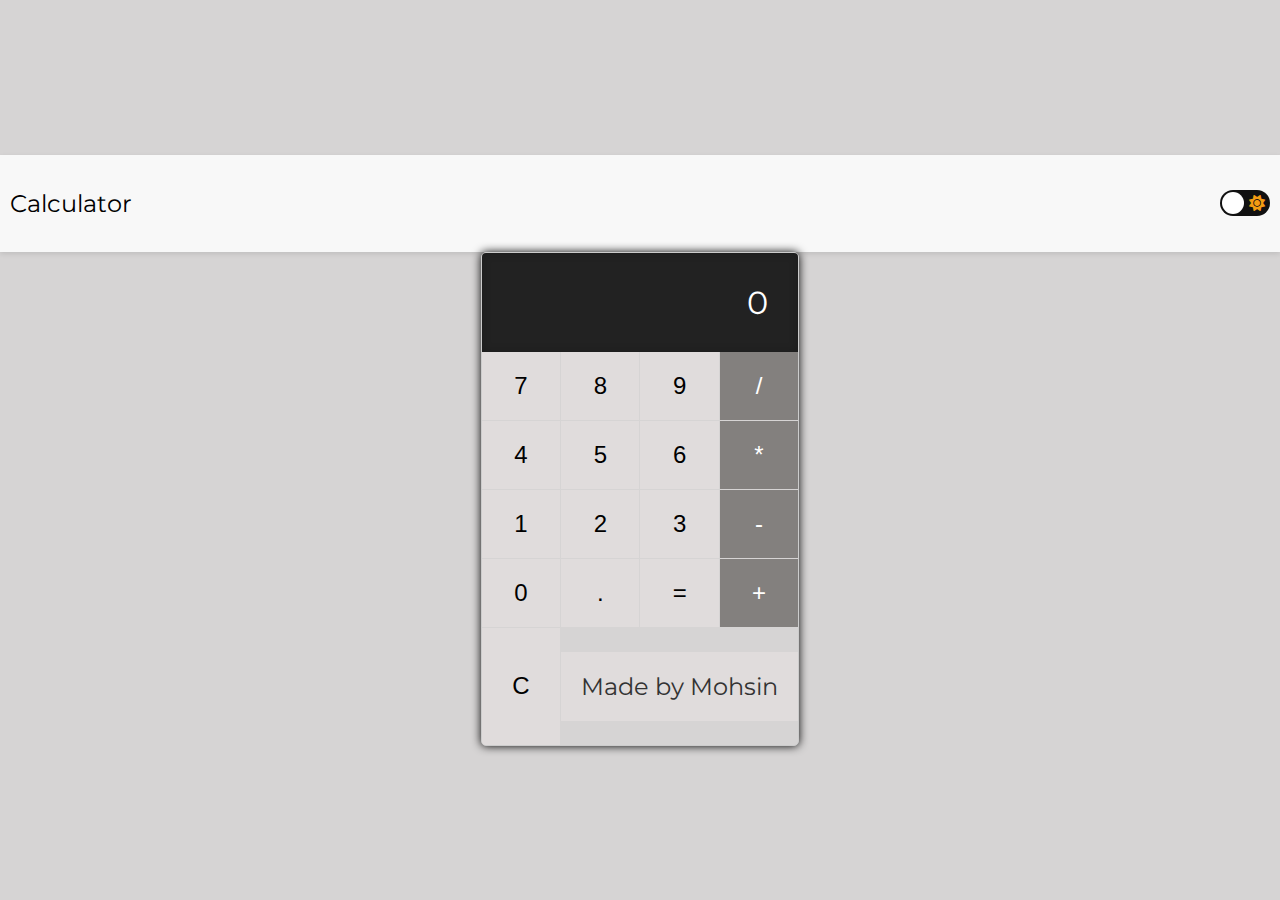
<file: Calculator/index.html>
<!DOCTYPE html>
<html lang="en">
<head>
    <meta charset="UTF-8">
    <meta name="viewport" content="width=device-width, initial-scale=1.0">
    <title>Calculator</title>
    <link rel="stylesheet" href="styles.css">
    <link rel="stylesheet" href="https://cdnjs.cloudflare.com/ajax/libs/font-awesome/6.0.0-beta3/css/all.min.css">
</head>
<body>
    <nav>
        <p id="title">Calculator</p>
        <div class="theme-switcher">
        <input type="checkbox" class="checkbox" id="checkbox">
        <label for="checkbox" class="checkbox-label">
            <i class="fas fa-moon"></i>
            <i class="fas fa-sun"></i>
            <span class="ball"></span>
        </label>
    </div>
    </nav>
    <div class="calculator">
        <div class="display" id="display"></div>
        <div class="buttons">
            <button class="btn" onclick="appendNumber('7')">7</button>
            <button class="btn" onclick="appendNumber('8')">8</button>
            <button class="btn" onclick="appendNumber('9')">9</button>
            <button class="btn" onclick="chooseOperation('/')">/</button>
            <button class="btn" onclick="appendNumber('4')">4</button>
            <button class="btn" onclick="appendNumber('5')">5</button>
            <button class="btn" onclick="appendNumber('6')">6</button>
            <button class="btn" onclick="chooseOperation('*')">*</button>
            <button class="btn" onclick="appendNumber('1')">1</button>
            <button class="btn" onclick="appendNumber('2')">2</button>
            <button class="btn" onclick="appendNumber('3')">3</button>
            <button class="btn" onclick="chooseOperation('-')">-</button>
            <button class="btn" onclick="appendNumber('0')">0</button>
            <button class="btn" onclick="appendNumber('.')">.</button>
            <button class="btn" onclick="calculate()">=</button>
            <button class="btn" onclick="chooseOperation('+')">+</button>
            <button class="btn" onclick="clearDisplay()">C</button>
            <p class="btn made-by">Made by Mohsin</p>
        </div>
    </div>
    <script src="script.js"></script>
</body>
</html>
</file>
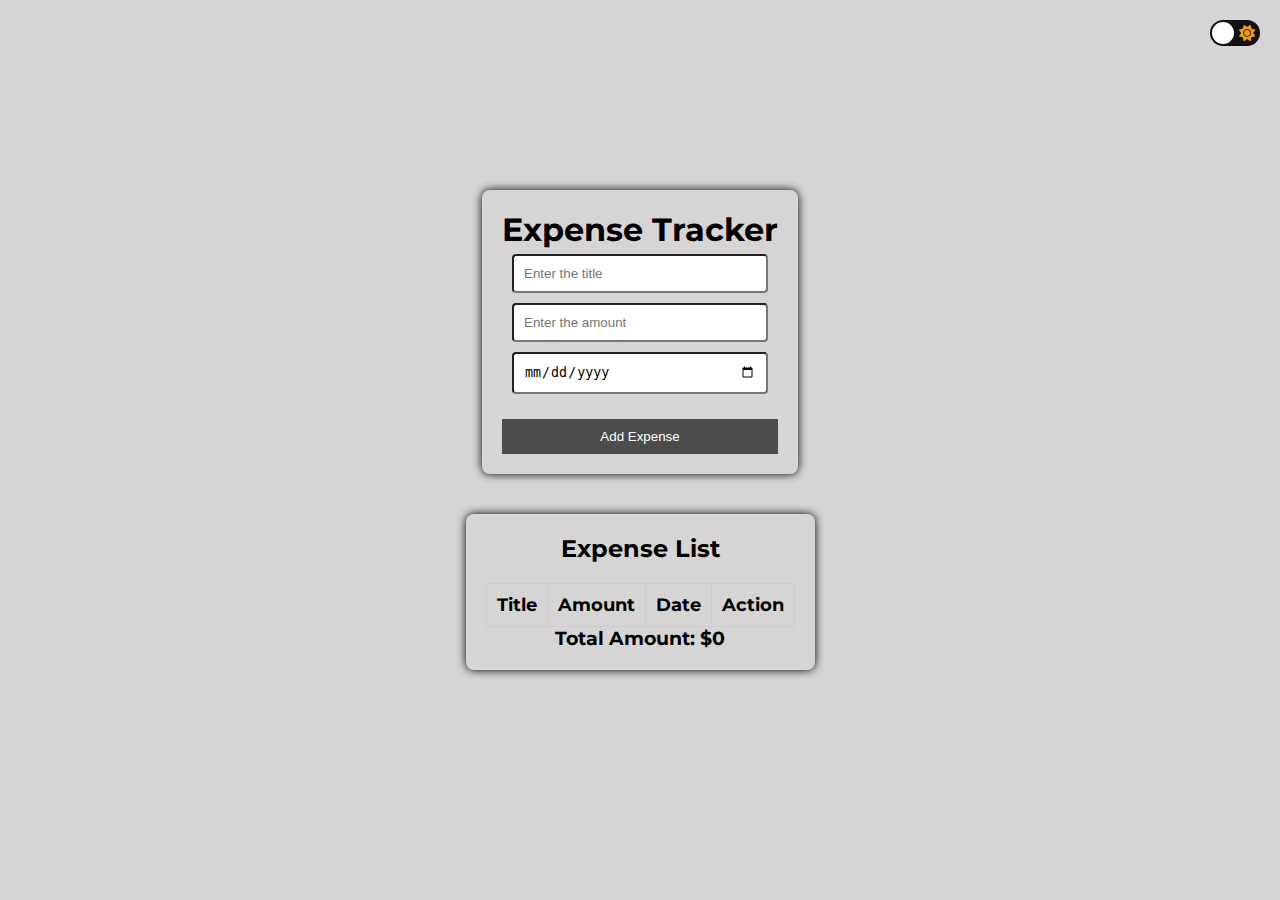
<file: ExpenseTracker/index.html>
<!DOCTYPE html>
<html lang="en">
<head>
    <meta charset="UTF-8">
    <meta name="viewport" content="width=device-width, initial-scale=1.0">
    <title>Expense Tracker</title>
    <link rel="stylesheet" href="https://cdnjs.cloudflare.com/ajax/libs/font-awesome/6.0.0-beta3/css/all.min.css">
    <link rel="stylesheet" href="styles.css">
</head>
<body>
    <!-- Navigation Bar -->
    <nav>
        <input type="checkbox" class="checkbox" id="checkbox">
        <label for="checkbox" class="checkbox-label">
            <i class="fas fa-moon"></i>
            <i class="fas fa-sun"></i>
            <span class="ball"></span>
        </label>
    </nav>
    <!-- The rest of the code -->
    <div class="container">
        <h1>Expense Tracker</h1>
        <input type="text" id="title" placeholder="Enter the title" required>
        <input type="number" id="amount" placeholder="Enter the amount" required>
        <input type="date" id="date" placeholder="Enter the date" required>
        <button onclick="addExpense()" id="addExpense">Add Expense</button> 
    </div>
    <div class="container">
        <h2>Expense List</h2>
        <table class="table">
            <thead>
                <tr>
                    <th>Title</th>
                    <th>Amount</th>
                    <th>Date</th>
                    <th>Action</th>
                </tr>
            </thead>
            <tbody id="expense-list"></tbody>
            
        </table>
        <h3>Total Amount: $<span id="total">0</span></h3>

    </div>
    <script src="script.js"></script>
</body>
</html>
</file>
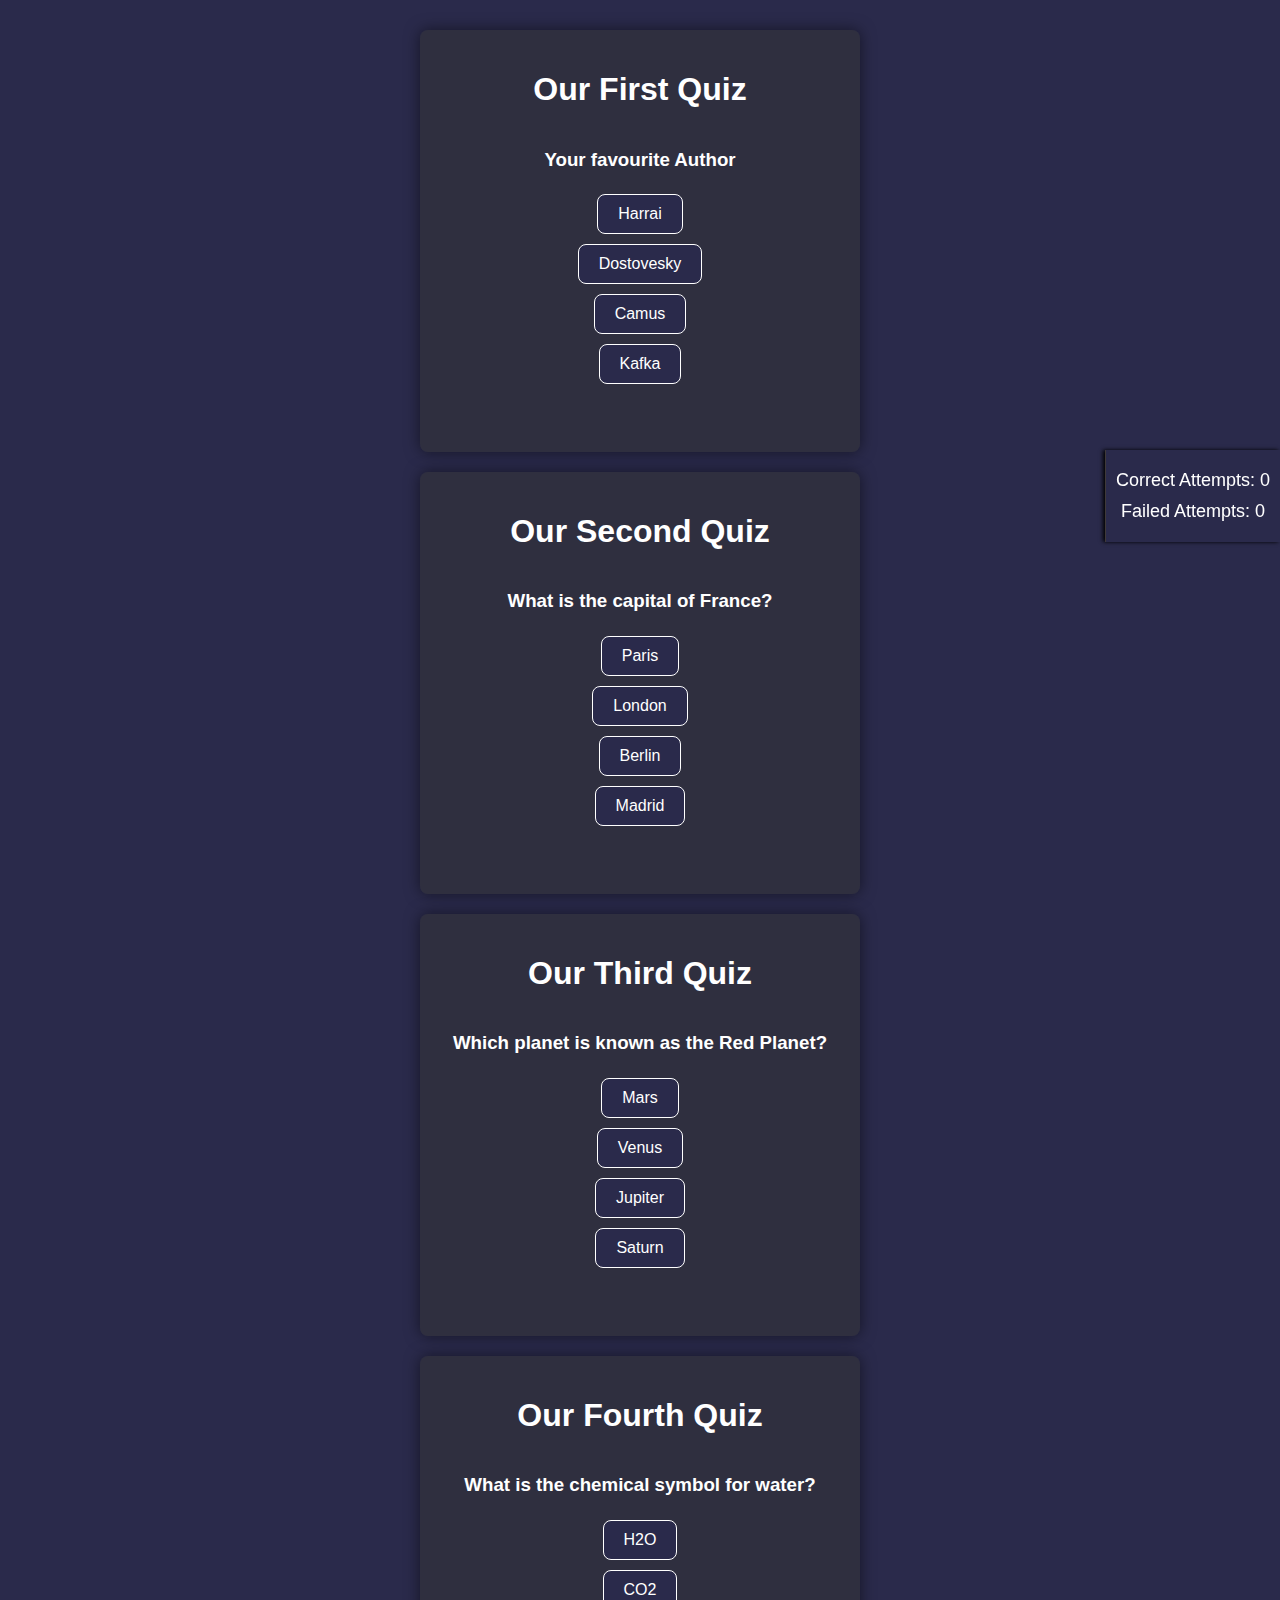
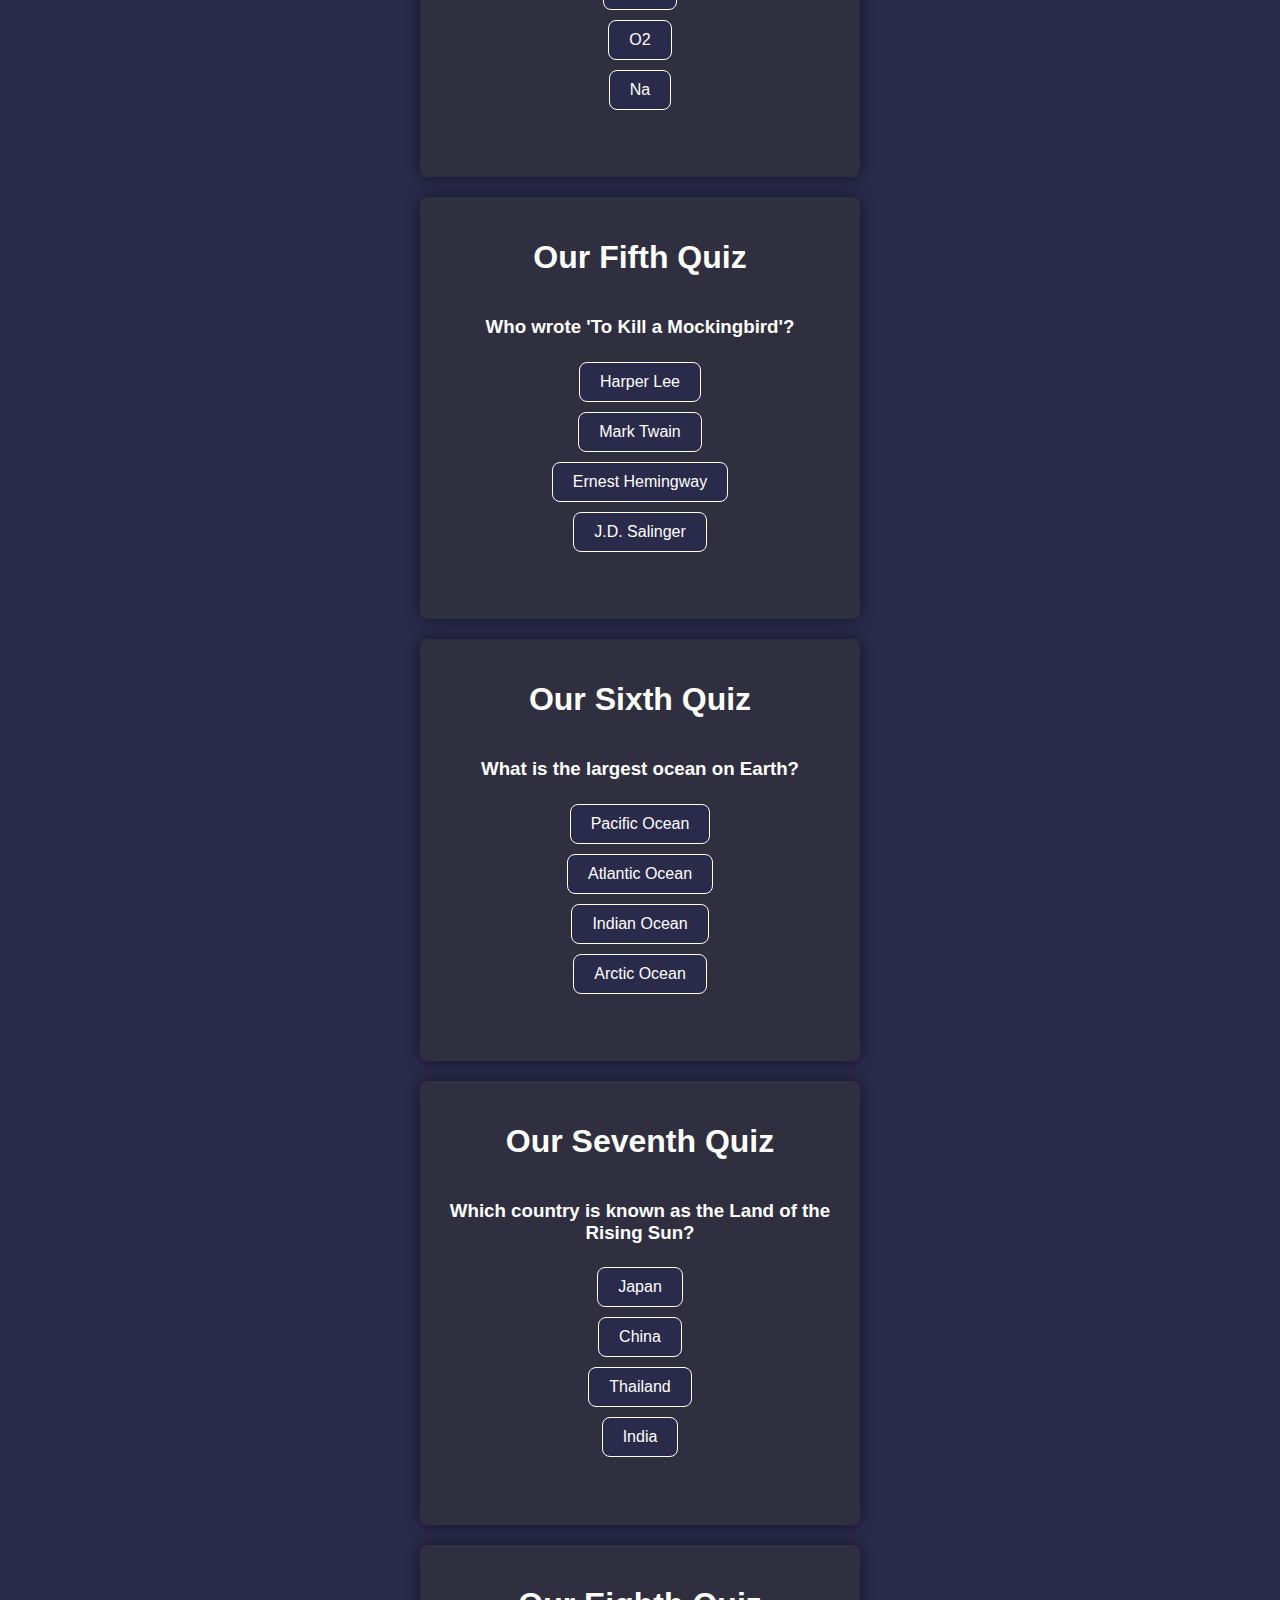
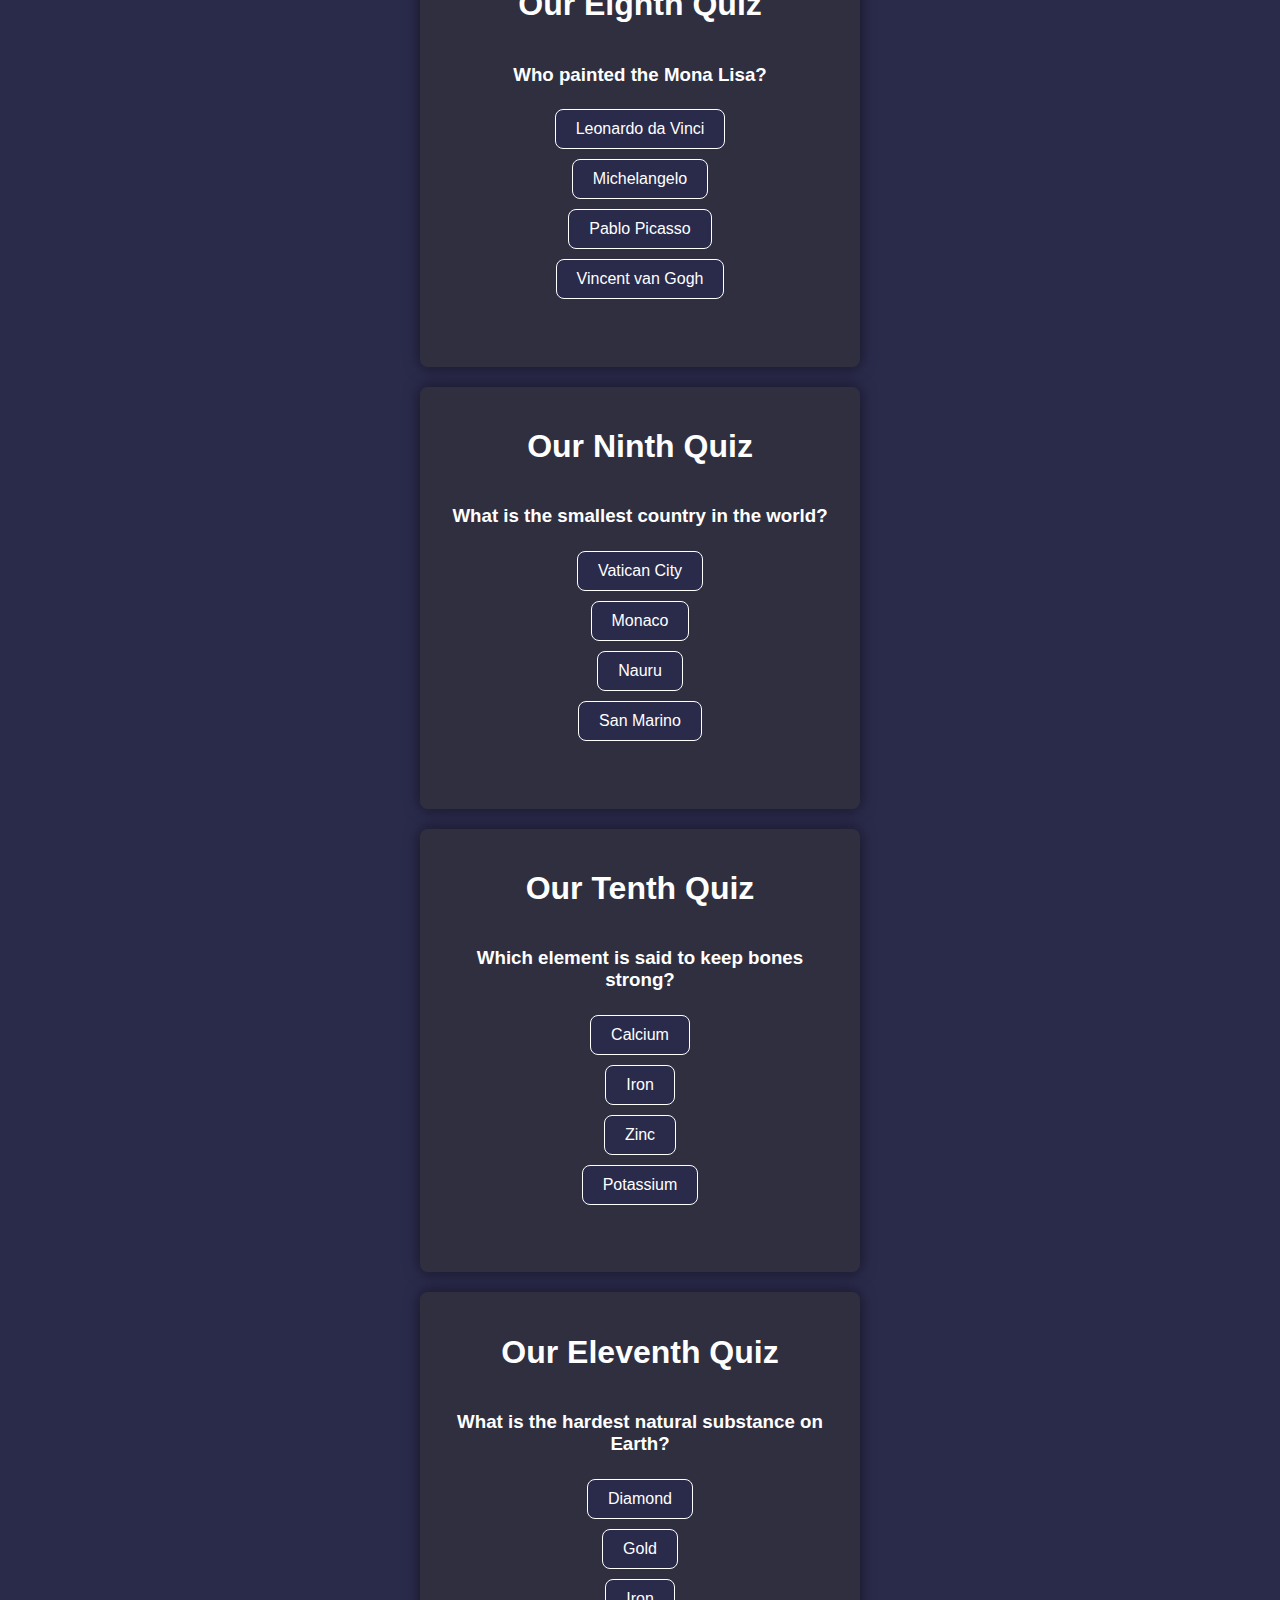
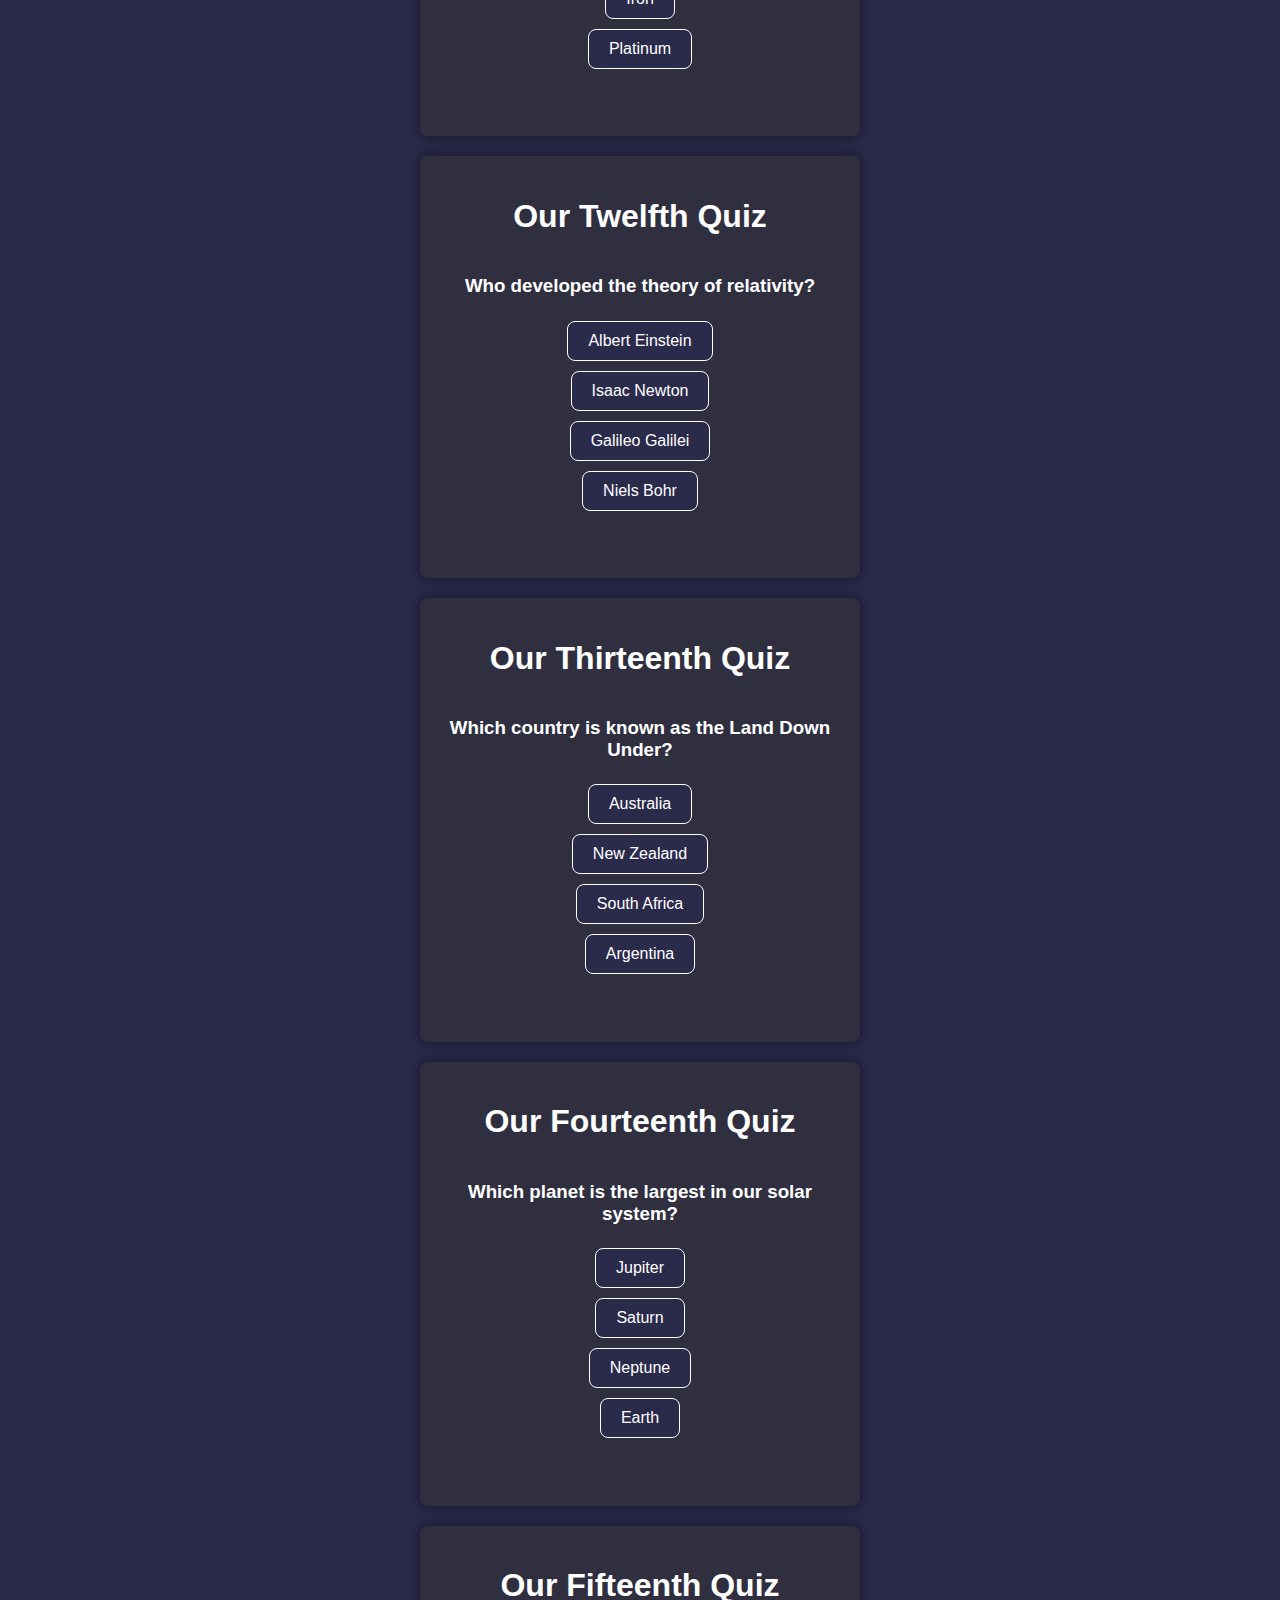
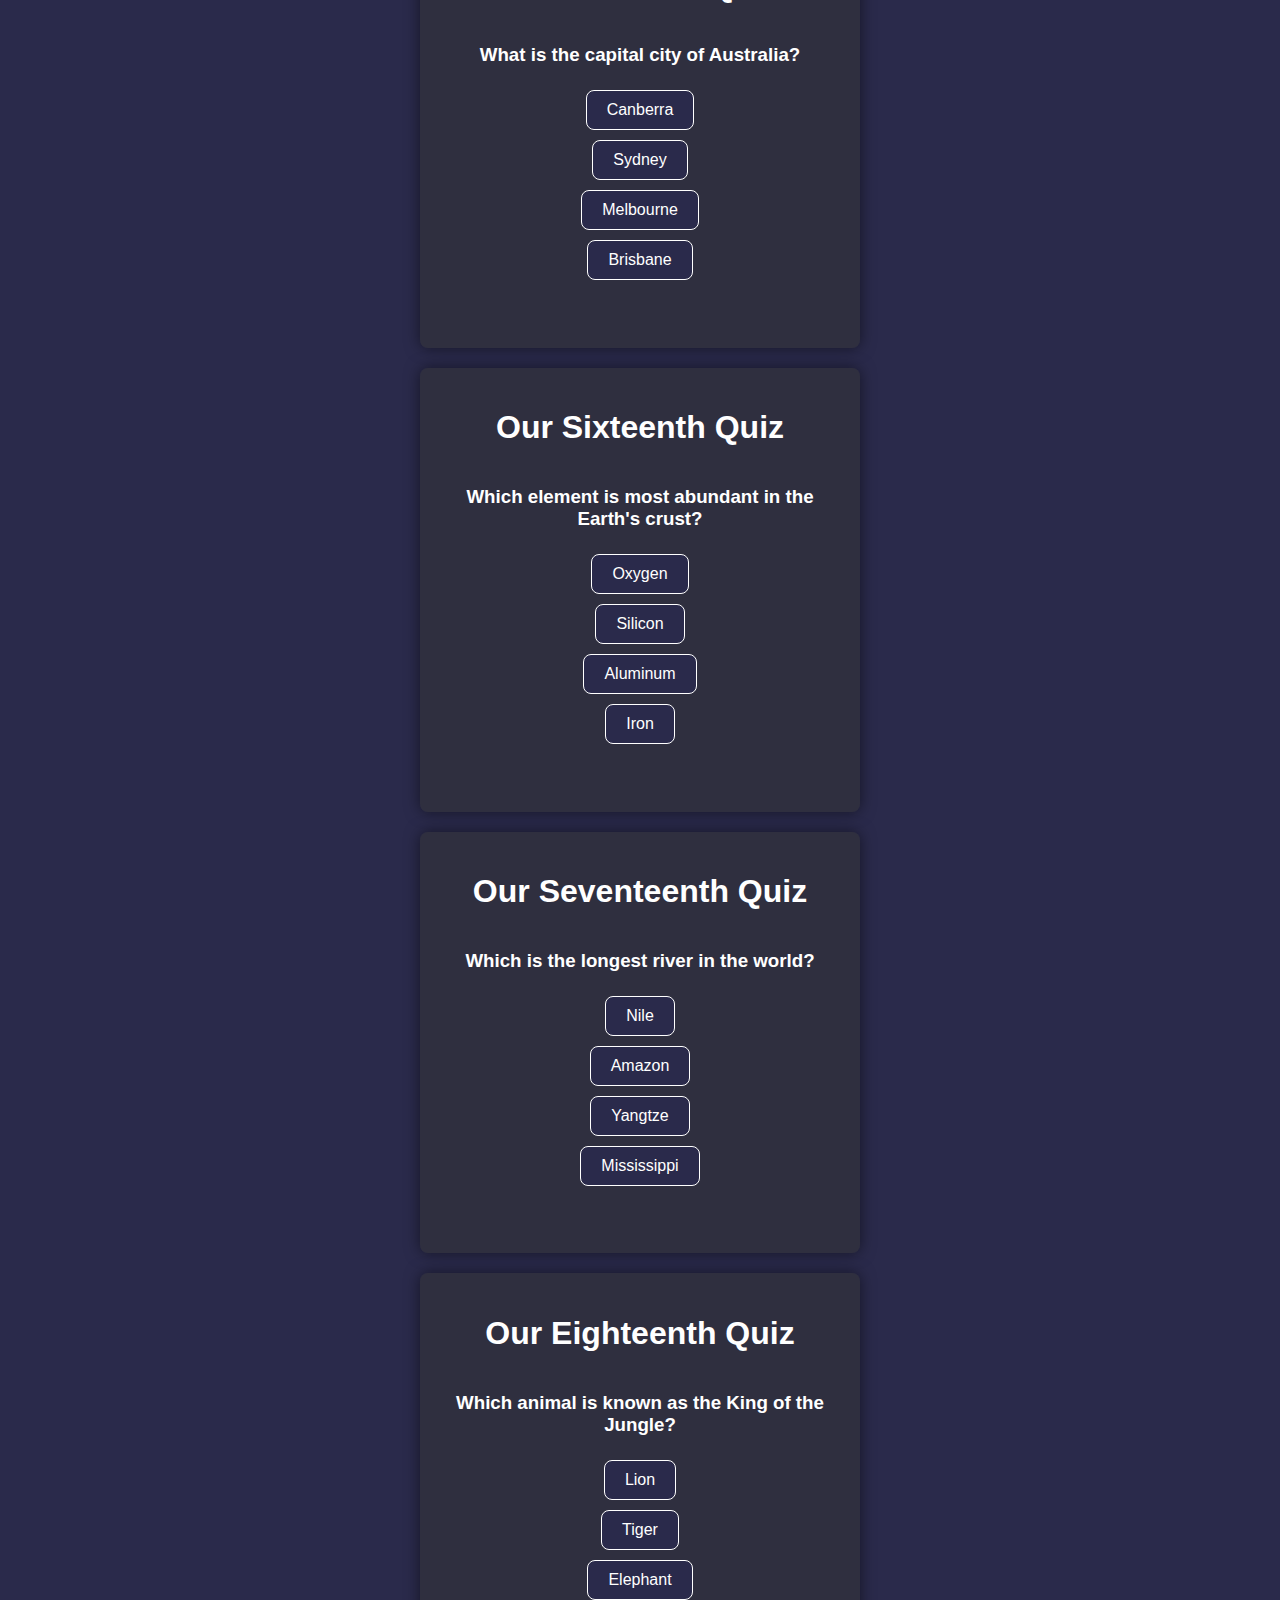
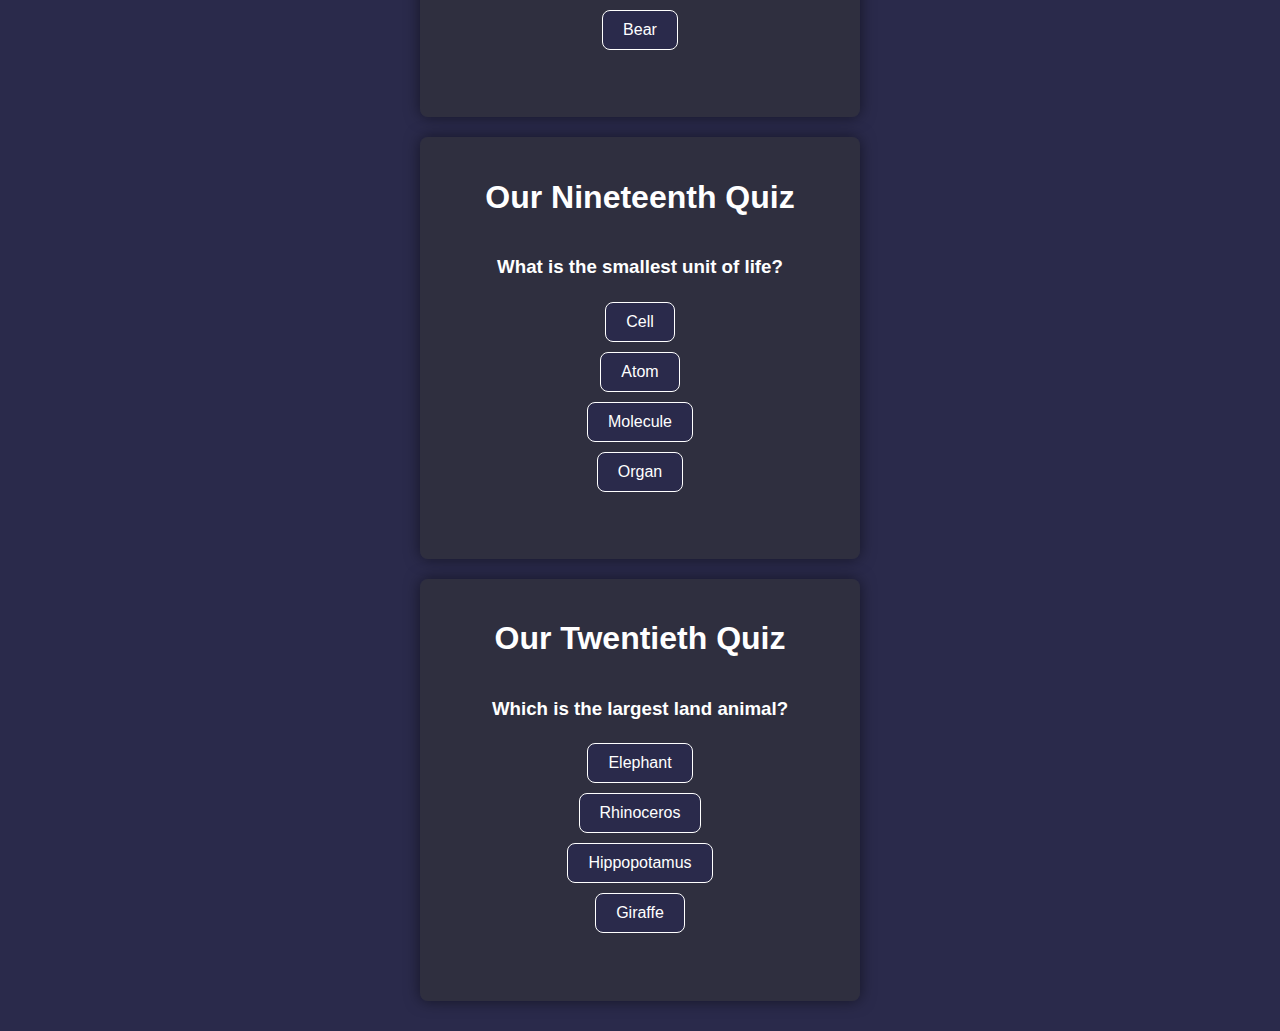
<file: Quiz_App/index.html>
<!DOCTYPE html>
<html lang="en">
<head>
    <meta charset="UTF-8">
    <meta name="viewport" content="width=device-width, initial-scale=1.0">
    <title>Quiz App</title>
    <link rel="stylesheet" href="styles.css">
</head>
<body>
    <div id="attempts-info">
        <p>Correct Attempts: <span id="correct-attempts">0</span></p>
        <p>Failed Attempts: <span id="failed-attempts">0</span></p>
    </div>
    <!-- Quiz 1 -->
    <div class="container">
        <h1>Our First Quiz</h1>
        <h3>Your favourite Author</h3>
        <button onclick="answer('harrari', 'result1')">Harrai</button>
        <button onclick="answer('dostovesky', 'result1')">Dostovesky</button>
        <button onclick="answer('camus', 'result1')">Camus</button>
        <button onclick="answer('kafka', 'result1')">Kafka</button>
        <h4 id="result1"></h4>
    </div>

    <!-- Quiz 2 -->
    <div class="container">
        <h1>Our Second Quiz</h1>
        <h3>What is the capital of France?</h3>
        <button onclick="answer('paris', 'result2')">Paris</button>
        <button onclick="answer('london', 'result2')">London</button>
        <button onclick="answer('berlin', 'result2')">Berlin</button>
        <button onclick="answer('madrid', 'result2')">Madrid</button>
        <h4 id="result2"></h4>
    </div>

    <!-- Quiz 3 -->
    <div class="container">
        <h1>Our Third Quiz</h1>
        <h3>Which planet is known as the Red Planet?</h3>
        <button onclick="answer('mars', 'result3')">Mars</button>
        <button onclick="answer('venus', 'result3')">Venus</button>
        <button onclick="answer('jupiter', 'result3')">Jupiter</button>
        <button onclick="answer('saturn', 'result3')">Saturn</button>
        <h4 id="result3"></h4>
    </div>

    <!-- Quiz 4 -->
    <div class="container">
        <h1>Our Fourth Quiz</h1>
        <h3>What is the chemical symbol for water?</h3>
        <button onclick="answer('h2o', 'result4')">H2O</button>
        <button onclick="answer('co2', 'result4')">CO2</button>
        <button onclick="answer('o2', 'result4')">O2</button>
        <button onclick="answer('na', 'result4')">Na</button>
        <h4 id="result4"></h4>
    </div>

    <!-- Quiz 5 -->
    <div class="container">
        <h1>Our Fifth Quiz</h1>
        <h3>Who wrote 'To Kill a Mockingbird'?</h3>
        <button onclick="answer('harperlee', 'result5')">Harper Lee</button>
        <button onclick="answer('marktwain', 'result5')">Mark Twain</button>
        <button onclick="answer('ernesthemingway', 'result5')">Ernest Hemingway</button>
        <button onclick="answer('jdsainger', 'result5')">J.D. Salinger</button>
        <h4 id="result5"></h4>
    </div>

    <!-- Quiz 6 -->
    <div class="container">
        <h1>Our Sixth Quiz</h1>
        <h3>What is the largest ocean on Earth?</h3>
        <button onclick="answer('pacific', 'result6')">Pacific Ocean</button>
        <button onclick="answer('atlantic', 'result6')">Atlantic Ocean</button>
        <button onclick="answer('indian', 'result6')">Indian Ocean</button>
        <button onclick="answer('arctic', 'result6')">Arctic Ocean</button>
        <h4 id="result6"></h4>
    </div>

    <!-- Quiz 7 -->
    <div class="container">
        <h1>Our Seventh Quiz</h1>
        <h3>Which country is known as the Land of the Rising Sun?</h3>
        <button onclick="answer('japan', 'result7')">Japan</button>
        <button onclick="answer('china', 'result7')">China</button>
        <button onclick="answer('thailand', 'result7')">Thailand</button>
        <button onclick="answer('india', 'result7')">India</button>
        <h4 id="result7"></h4>
    </div>

    <!-- Quiz 8 -->
    <div class="container">
        <h1>Our Eighth Quiz</h1>
        <h3>Who painted the Mona Lisa?</h3>
        <button onclick="answer('davinci', 'result8')">Leonardo da Vinci</button>
        <button onclick="answer('michelangelo', 'result8')">Michelangelo</button>
        <button onclick="answer('picasso', 'result8')">Pablo Picasso</button>
        <button onclick="answer('vangogh', 'result8')">Vincent van Gogh</button>
        <h4 id="result8"></h4>
    </div>

    <!-- Quiz 9 -->
    <div class="container">
        <h1>Our Ninth Quiz</h1>
        <h3>What is the smallest country in the world?</h3>
        <button onclick="answer('vatican', 'result9')">Vatican City</button>
        <button onclick="answer('monaco', 'result9')">Monaco</button>
        <button onclick="answer('nauru', 'result9')">Nauru</button>
        <button onclick="answer('sanmarino', 'result9')">San Marino</button>
        <h4 id="result9"></h4>
    </div>

    <!-- Quiz 10 -->
    <div class="container">
        <h1>Our Tenth Quiz</h1>
        <h3>Which element is said to keep bones strong?</h3>
        <button onclick="answer('calcium', 'result10')">Calcium</button>
        <button onclick="answer('iron', 'result10')">Iron</button>
        <button onclick="answer('zinc', 'result10')">Zinc</button>
        <button onclick="answer('potassium', 'result10')">Potassium</button>
        <h4 id="result10"></h4>
    </div>

    <!-- Quiz 11 -->
    <div class="container">
        <h1>Our Eleventh Quiz</h1>
        <h3>What is the hardest natural substance on Earth?</h3>
        <button onclick="answer('diamond', 'result11')">Diamond</button>
        <button onclick="answer('gold', 'result11')">Gold</button>
        <button onclick="answer('iron', 'result11')">Iron</button>
        <button onclick="answer('platinum', 'result11')">Platinum</button>
        <h4 id="result11"></h4>
    </div>

    <!-- Quiz 12 -->
    <div class="container">
        <h1>Our Twelfth Quiz</h1>
        <h3>Who developed the theory of relativity?</h3>
        <button onclick="answer('einstein', 'result12')">Albert Einstein</button>
        <button onclick="answer('newton', 'result12')">Isaac Newton</button>
        <button onclick="answer('galileo', 'result12')">Galileo Galilei</button>
        <button onclick="answer('bohr', 'result12')">Niels Bohr</button>
        <h4 id="result12"></h4>
    </div>

    <!-- Quiz 13 -->
    <div class="container">
        <h1>Our Thirteenth Quiz</h1>
        <h3>Which country is known as the Land Down Under?</h3>
        <button onclick="answer('australia', 'result13')">Australia</button>
        <button onclick="answer('newzealand', 'result13')">New Zealand</button>
        <button onclick="answer('southafrica', 'result13')">South Africa</button>
        <button onclick="answer('argentina', 'result13')">Argentina</button>
        <h4 id="result13"></h4>
    </div>

    <!-- Quiz 14 -->
    <div class="container">
        <h1>Our Fourteenth Quiz</h1>
        <h3>Which planet is the largest in our solar system?</h3>
        <button onclick="answer('jupiter', 'result14')">Jupiter</button>
        <button onclick="answer('saturn', 'result14')">Saturn</button>
        <button onclick="answer('neptune', 'result14')">Neptune</button>
        <button onclick="answer('earth', 'result14')">Earth</button>
        <h4 id="result14"></h4>
    </div>

    <!-- Quiz 15 -->
    <div class="container">
        <h1>Our Fifteenth Quiz</h1>
        <h3>What is the capital city of Australia?</h3>
        <button onclick="answer('canberra', 'result15')">Canberra</button>
        <button onclick="answer('sydney', 'result15')">Sydney</button>
        <button onclick="answer('melbourne', 'result15')">Melbourne</button>
        <button onclick="answer('brisbane', 'result15')">Brisbane</button>
        <h4 id="result15"></h4>
    </div>

    <!-- Quiz 16 -->
    <div class="container">
        <h1>Our Sixteenth Quiz</h1>
        <h3>Which element is most abundant in the Earth's crust?</h3>
        <button onclick="answer('oxygen', 'result16')">Oxygen</button>
        <button onclick="answer('silicon', 'result16')">Silicon</button>
        <button onclick="answer('aluminum', 'result16')">Aluminum</button>
        <button onclick="answer('iron', 'result16')">Iron</button>
        <h4 id="result16"></h4>
    </div>

    <!-- Quiz 17 -->
    <div class="container">
        <h1>Our Seventeenth Quiz</h1>
        <h3>Which is the longest river in the world?</h3>
        <button onclick="answer('nile', 'result17')">Nile</button>
        <button onclick="answer('amazon', 'result17')">Amazon</button>
        <button onclick="answer('yangtze', 'result17')">Yangtze</button>
        <button onclick="answer('mississippi', 'result17')">Mississippi</button>
        <h4 id="result17"></h4>
    </div>

    <!-- Quiz 18 -->
    <div class="container">
        <h1>Our Eighteenth Quiz</h1>
        <h3>Which animal is known as the King of the Jungle?</h3>
        <button onclick="answer('lion', 'result18')">Lion</button>
        <button onclick="answer('tiger', 'result18')">Tiger</button>
        <button onclick="answer('elephant', 'result18')">Elephant</button>
        <button onclick="answer('bear', 'result18')">Bear</button>
        <h4 id="result18"></h4>
    </div>

    <!-- Quiz 19 -->
    <div class="container">
        <h1>Our Nineteenth Quiz</h1>
        <h3>What is the smallest unit of life?</h3>
        <button onclick="answer('cell', 'result19')">Cell</button>
        <button onclick="answer('atom', 'result19')">Atom</button>
        <button onclick="answer('molecule', 'result19')">Molecule</button>
        <button onclick="answer('organ', 'result19')">Organ</button>
        <h4 id="result19"></h4>
    </div>

    <!-- Quiz 20 -->
    <div class="container">
        <h1>Our Twentieth Quiz</h1>
        <h3>Which is the largest land animal?</h3>
        <button onclick="answer('elephant', 'result20')">Elephant</button>
        <button onclick="answer('rhino', 'result20')">Rhinoceros</button>
        <button onclick="answer('hippo', 'result20')">Hippopotamus</button>
        <button onclick="answer('giraffe', 'result20')">Giraffe</button>
        <h4 id="result20"></h4>
    </div>
    <script src="script.js"></script>
</body>
</html>
</file>
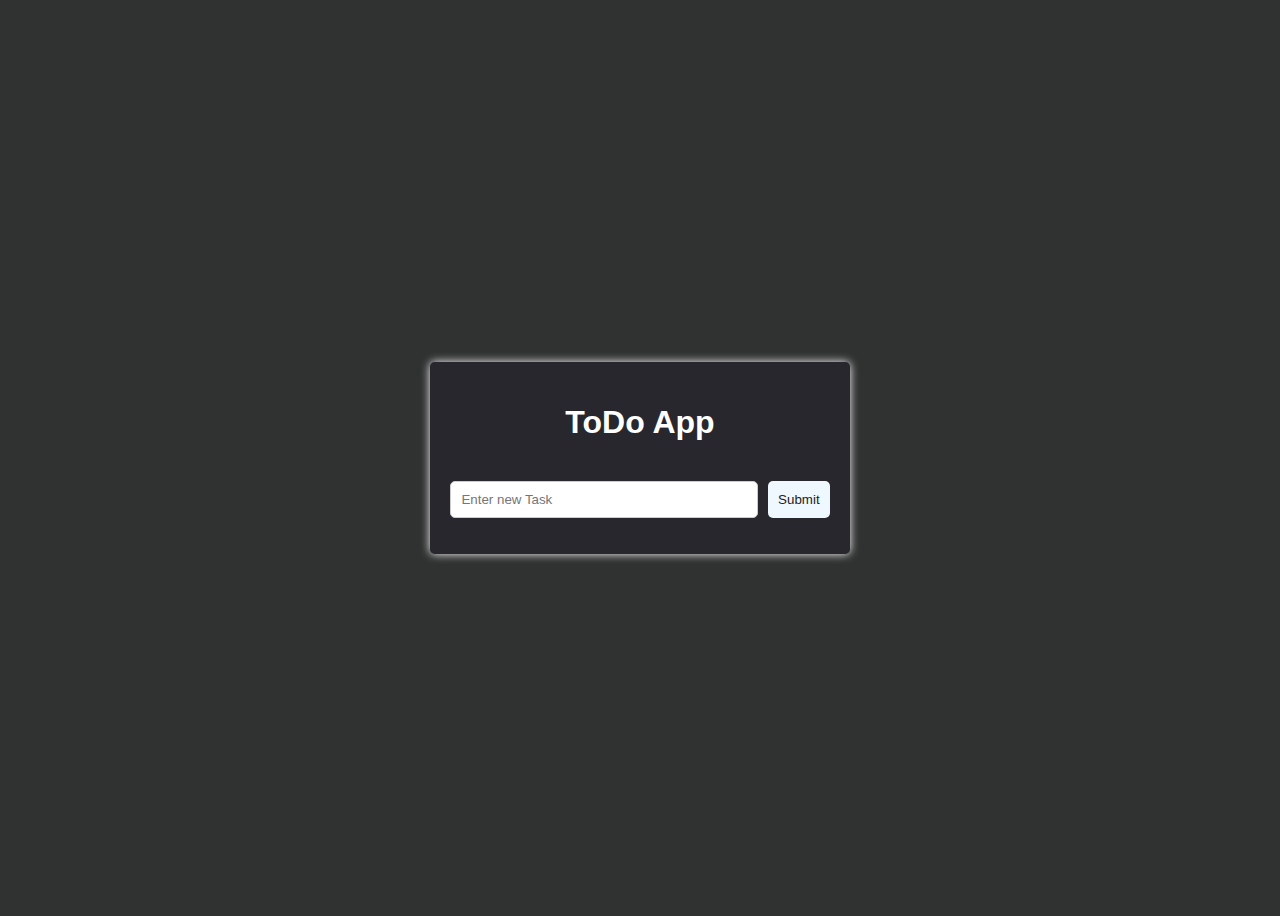
<file: ToDo/index.html>
<!DOCTYPE html>
<html lang="en">
<head>
    <meta charset="UTF-8">
    <meta name="viewport" content="width=device-width, initial-scale=1.0">
    <title>ToDo App</title>
    <link rel="stylesheet"  href="styles.css">
</head>
<body>
    <div class="container">
        <h1>ToDo App</h1>
        <form id="todo-form">
            <input type="text" placeholder="Enter new Task" id="new-task" required>
            <button type>Submit</button>
        </form>
        <ul id="todo-list"></ul>
    </div>
    <script src="script.js"></script>
</body>
</html>
</file>
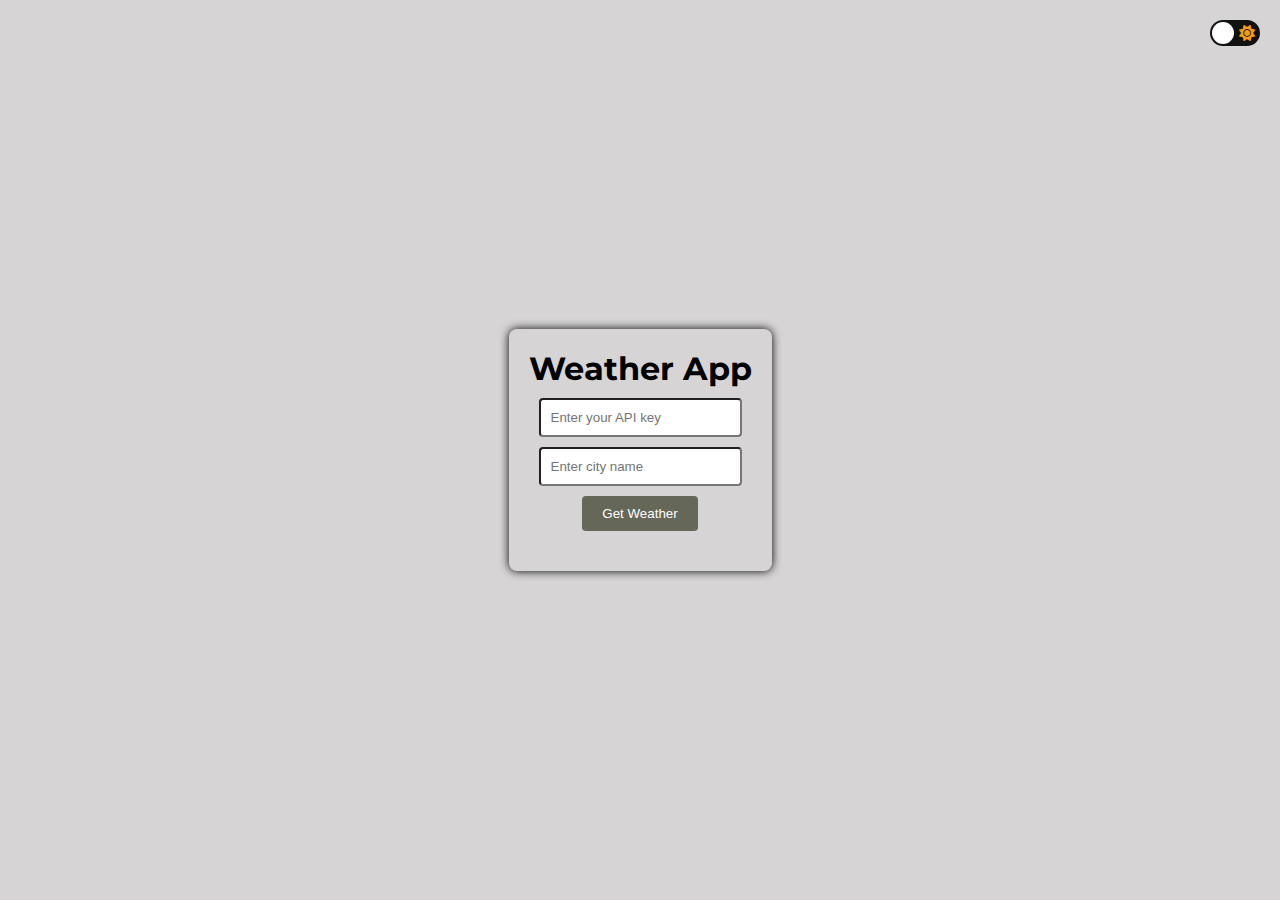
<file: WeatherApp/index.html>
<!DOCTYPE html>
<html lang="en">
<head>
    <meta charset="UTF-8">
    <meta name="viewport" content="width=device-width, initial-scale=1.0">
    <title>Weather App</title>
    <link rel="stylesheet" href="https://cdnjs.cloudflare.com/ajax/libs/font-awesome/6.0.0-beta3/css/all.min.css">
    <link rel="stylesheet" href="styles.css">
</head>
<body>
    <!-- Navigation Bar -->
    <nav>
        <input type="checkbox" class="checkbox" id="checkbox">
        <label for="checkbox" class="checkbox-label">
            <i class="fas fa-moon"></i>
            <i class="fas fa-sun"></i>
            <span class="ball"></span>
        </label>
    </nav>
<!-- The rest of the code -->
    
        <div class="container">
            <h1>Weather App</h1>
            <input type="text" id="apiKey" placeholder="Enter your API key" required>
            <input type="text" id="city" placeholder="Enter city name" required>
            <button id="fetchWeather">Get Weather</button>
            <div id="weatherResult"></div>
        </div>
   
    <script src="script.js"></script>
</body>
</html>
</file>
<file: Calculator/styles.css>
@import url("https://fonts.googleapis.com/css2?family=Montserrat&display=swap");

* {
    box-sizing: border-box;
    
}

body {
    font-family: "Montserrat", sans-serif;
    background-color: #d6d4d4;
    display: flex;
    flex-direction: column;
    justify-content: center;
    align-items: center;
    text-align: center;
    min-height: 100vh;
    margin: 0;
    transition: background 0.2s linear;
}

body.dark {
    background-color: #333;
    color: white;
}

nav {
    width: 100%;
    display: flex;
    justify-content: space-between;
    align-items: center;
    padding: 10px;
    background-color: #f8f8f8;
    box-shadow: 0 2px 5px rgba(0, 0, 0, 0.1);
    transition: background 0.2s linear;
}

body.dark nav {
    background-color: #444;
    color: white;
}

#title {
    /* margin: 0; */
    font-size: 1.5rem;
}

.theme-switcher {
    display: flex;
    align-items: center;
}

.checkbox {
    opacity: 0;
    position: absolute;
}

.checkbox-label {
    background-color: #111;
    width: 50px;
    height: 26px;
    border-radius: 50px;
    position: relative;
    padding: 5px;
    cursor: pointer;
    display: flex;
    justify-content: space-between;
    align-items: center;
}

.fa-moon {
    color: #f1c40f;
}

.fa-sun {
    color: #f39c12;
}

.checkbox-label .ball {
    background-color: #fff;
    width: 22px;
    height: 22px;
    position: absolute;
    left: 2px;
    top: 2px;
    border-radius: 50%;
    transition: transform 0.2s linear;
}

.checkbox:checked + .checkbox-label .ball {
    transform: translateX(24px);
}

.calculator {
    border: 1px solid #ccc;
    border-radius: 5px;
    overflow: hidden;
    box-shadow: 0 0 10px;
    background-color: #d6d4d4;
    transition: background-color 0.2s linear;
}

body.dark .calculator {
    background-color: #333;
}

.display {
    background-color: #222;
    color: #fff;
    font-size: 2rem;
    padding: 30px;
    text-align: right;
    box-shadow: inset 0 0 10px rgba(0, 0, 0, 0.2);
}

.buttons {
    display: grid;
    grid-template-columns: repeat(4, 1fr);
    gap: 1px;
}
.made-by {
    grid-column: span 3;
    background-color: #f8f8f8;
    color: #333;
    font-size: 1rem;
    padding: 10px 0;
    cursor: default;
}

body.dark .made-by {
    background-color: #444;
    color: #fff;
}
.btn {
    background-color: #e0dcdc;
    border: none;
    padding: 20px;
    font-size: 1.5rem;
    cursor: pointer;
    transition: background-color 0.3s;
}

.btn:hover {
    background-color: #d0d0d0;
}

.btn:active {
    background-color: #c0c0c0;
}

.btn:nth-child(4n) {
    background-color: #615e5bb4;
    color: white;
}

.btn:nth-child(4n):hover {
    background-color: #9c958d;
}

.btn:nth-child(4n):active {
    background-color: #433f3b;
}
/* Media Queries  */
/* @media (max-width: 600px) {
    .calculator {
        width: relative;
        max-width: 400px;
    }

    .display {
        font-size: 1.5rem;
        padding: 15px;
    }

    .btn {
        padding: 15px;
        font-size: 1.2rem;
    }
} */

@media (max-width: 400px) {
    .btn {
        padding: 10px;
        font-size: 1rem;
    }

    .display {
        font-size: 1.2rem;
        padding: 10px;
    }
}

@media (min-width: 601px) and (max-width: 900px) {
    .calculator {
        /* width: 80%; */
        max-width: 600px;
    }

    .display {
        font-size: 1.8rem;
        padding: 18px;
    }

    .btn {
        padding: 18px;
        font-size: 1.4rem;
    }
}
</file>
<file: ExpenseTracker/styles.css>
@import url("https://fonts.googleapis.com/css2?family=Montserrat&display=swap");

* {
    box-sizing: border-box;
    margin: 0;
    padding: 0;
}

body {
    font-family: "Montserrat", sans-serif;
    background-color: #d6d4d4;
    display: flex;
    flex-direction: column;
    justify-content: center;
    align-items: center;
    text-align: center;
    min-height: 100vh;
    margin: 0;
    transition: background 0.2s linear;
}

body.dark {
    background-color: #272930;
    color: white;
    
}

nav {
    position: absolute;
    top: 20px;
    right: 20px;
}

.checkbox {
    opacity: 0;
    position: absolute;
}

.checkbox-label {
    background-color: #111;
    width: 50px;
    height: 26px;
    border-radius: 50px;
    position: relative;
    padding: 5px;
    cursor: pointer;
    display: flex;
    justify-content: space-between;
    align-items: center;
}

.fa-moon {
    color: #f1c40f;
}

.fa-sun {
    color: #f39c12;
}

.checkbox-label .ball {
    background-color: #fff;
    width: 22px;
    height: 22px;
    position: absolute;
    left: 2px;
    top: 2px;
    border-radius: 50%;
    transition: transform 0.2s linear;
}

.checkbox:checked + .checkbox-label .ball {
    transform: translateX(24px);
}
.container{
    padding: 20px;
    border-radius: 8px;
    box-shadow: 0 0 10px ;
    text-align: center;
    display : flex;
    flex-direction: column;
    margin-bottom: 40px;
}
input{
    display: block;
    width: calc(100% - 20px);
    margin: 5px auto;
    padding: 10px;
    border-radius: 4px;
}
button{
    padding: 10px 20px;
    border: none;
    background-color: #4c4c4c;
    color: white;
    cursor: pointer;
    margin-top: 20px;
    
}
button:hover{
    background-color: #0f0e0e;
    transition: 0.5s;
}
.table{
    width: 100%;
    border-collapse: collapse;
    margin-top: 20px;
}
.table th, .table td{
    padding: 10px;
    border: 1px solid #ccc;
    text-align: center;
}
.table th{
    font-size: large;
}
.delete-btn{
    background-color: rgb(221, 84, 84);
    color: white;
    cursor: pointer;
}
.delete-btn:hover{
    background-color: darkred;
    transition: 0.5s;
}
/* Media Queries for responsiveness */

@media (max-width: 768px) {
    body {
        padding: 10px;
    }

    .container {
        width: 100%;
        padding: 10px;
    }

    input, button {
        width: calc(100% - 10px);
    }

    .table th, .table td {
        padding: 8px;
        font-size: medium;
    }
}

@media (max-width: 480px) {
    .checkbox-label {
        width: 40px;
        height: 20px;
    }

    .checkbox-label .ball {
        width: 18px;
        height: 18px;
        left: 1px;
        top: 1px;
    }

    .checkbox:checked + .checkbox-label .ball {
        transform: translateX(20px);
    }

    .table th, .table td {
        padding: 5px;
        font-size: small;
    }

    button {
        padding: 8px 16px;
    }
}
</file>
<file: Quiz_App/styles.css>
/* General body styling */
body {
    background-color: rgb(42, 42, 75);
    color: white;
    text-align: center;
    padding: 10px;
    font-family: Arial, sans-serif;
    margin: 0;
}

/* Container styling */
.container {
    display: flex;
    flex-direction: column;
    justify-content: center;
    align-items: center;
    background-color: rgba(49, 49, 59, 0.731);
    padding: 20px;
    box-shadow: 0 0 15px rgba(0, 0, 0, 0.5);
    border-radius: 8px;
    width: 90%;
    max-width: 400px;
    margin: 20px auto;
}

/* Button styling */
button {
    margin: 5px;
    padding: 10px 20px;
    border-radius: 8px;
    background-color: rgb(42, 42, 75);
    color: white;
    border: 1px solid white;
    cursor: pointer;
    font-size: 16px;
    transition: background-color 0.3s ease, transform 0.3s ease;
}

button:hover {
    background-color: rgb(54, 54, 78);
    transform: scale(1.05);
}
#attempts-info{
    position: fixed;
    top: 50%;
    right: 0;

    /* background-color: #f8f9fa; */
    padding: 10px;
    border-left: 1px solid #3f3939;
    box-shadow: -2px 0 4px black;
    z-index: 1000; 
}
#attempts-info p {
    font-size: 18px;
    margin: 10px 0;
}
/* Media Queries for responsiveness */
@media (max-width: 600px) {
    body {
        padding: 5px;
    }

    .container {
        width: 100%;
        margin: 10px auto;
    height: 100vh;

    }

    button {
        padding: 8px 16px;
        font-size: 14px;
    }
    #attempts-info p {
        font-size: 10px;
        /* margin: 10px 0; */
    }
}

@media (max-width: 400px) {
    button {
        padding: 6px 12px;
        font-size: 12px;
    }
    
}
</file>
<file: ToDo/styles.css>
body{
    font-family: Arial, Helvetica, sans-serif;
    background-color: #303131;
    color: white;
    display: flex;
    justify-content: center;
    align-items: center;
    height: 100vh;
}
.container{
    background-color: rgba(36, 36, 44, 0.731);
    padding: 20px;
    box-shadow:  0 0 10px ;
    border-radius: 5px;
    width : 300px;
}
h1{
    text-align: center;
    margin-bottom: 40px;

}
form{
    display: flex;

}
input[type = "text"]{
    flex: 1;
    padding: 10px;
    border: 1px solid #ccc;
    border-radius: 5px;
    margin-right: 10px;
}
button{
    padding : 10px;
    border: none;
    background-color: aliceblue;
    color: rgb(30, 28, 28);
    border-radius: 5px;
    cursor: pointer;

}
button:hover{
    background-color: blanchedalmond;
    transform: scale(1.1);
    transition: 0.5s;
}
ul{
    list-style: none;
    padding: 0;
}
li{
    display: flex;
    justify-content: space-between;
    padding: 10px;
    border-bottom: 1px solid #ccc;

}
li.completed{
    text-decoration: line-through;
    color: #999;
}
.button-continer{
    display: flex;
    gap: 5px;
}
.delete-btn , .tick-button{
    padding: 5px;
    color: white;
    border: none;
    border-radius: 5px;
    cursor: pointer;
}
.delete-btn{
    background-color: red;
}
.tick-btn{
    background-color: green;
    
}
.tick-btn:hover {
    background-color: darkgreen;
    transform: scale(1.1);
    transition: 0.5s;
}
.delete-btn:hover{

    background-color:darkred;
    transform: scale(1.1);
    transition: 0.5s;
}

@media (min-width: 600px) {
    .container {
        width: 80%;
    }
}

@media (min-width: 768px) {
    .container {
        width: 60%;
    }

    form {
        flex-direction: row;
    }

    input[type="text"] {
        margin-bottom: 0;
        margin-right: 10px;
    }

    button {
        margin-bottom: 0;
    }
}

@media (min-width: 992px) {
    .container {
        width: 40%;
    }
}

@media (min-width: 1200px) {
    .container {
        width: 30%;
    }
}
</file>
<file: WeatherApp/styles.css>
@import url("https://fonts.googleapis.com/css2?family=Montserrat&display=swap");

* {
    box-sizing: border-box;
    margin: 0;
    padding: 0;
}

body {
    font-family: "Montserrat", sans-serif;
    background-color: #d6d4d4;
    display: flex;
    flex-direction: column;
    justify-content: center;
    align-items: center;
    text-align: center;
    min-height: 100vh;
    margin: 0;
    transition: background 0.2s linear;
}

body.dark {
    background-color: #272930;
    color: white;
}

nav {
    position: absolute;
    top: 20px;
    right: 20px;
}

.checkbox {
    opacity: 0;
    position: absolute;
}

.checkbox-label {
    background-color: #111;
    width: 50px;
    height: 26px;
    border-radius: 50px;
    position: relative;
    padding: 5px;
    cursor: pointer;
    display: flex;
    justify-content: space-between;
    align-items: center;
}

.fa-moon {
    color: #f1c40f;
}

.fa-sun {
    color: #f39c12;
}

.checkbox-label .ball {
    background-color: #fff;
    width: 22px;
    height: 22px;
    position: absolute;
    left: 2px;
    top: 2px;
    border-radius: 50%;
    transition: transform 0.2s linear;
}

.checkbox:checked + .checkbox-label .ball {
    transform: translateX(24px);
}
.container {
    /* background-color: rgb(207, 204, 204); */
    padding: 20px;
    border-radius: 8px;
    box-shadow: 0 0 10px ;
    text-align: center;
}

input {
    display: block;
    width: calc(100% - 20px);
    margin: 10px auto;
    padding: 10px;
    border-radius: 4px;
    /* border: 1px solid #ccc; */
}

button {
    padding: 10px 20px;
    border: none;
    background-color: #656759;
    color: white;
    border-radius: 4px;
    cursor: pointer;
}

button:hover {
    background-color: #444438;
}

#weatherResult {
    margin-top: 20px;
}
</file>
